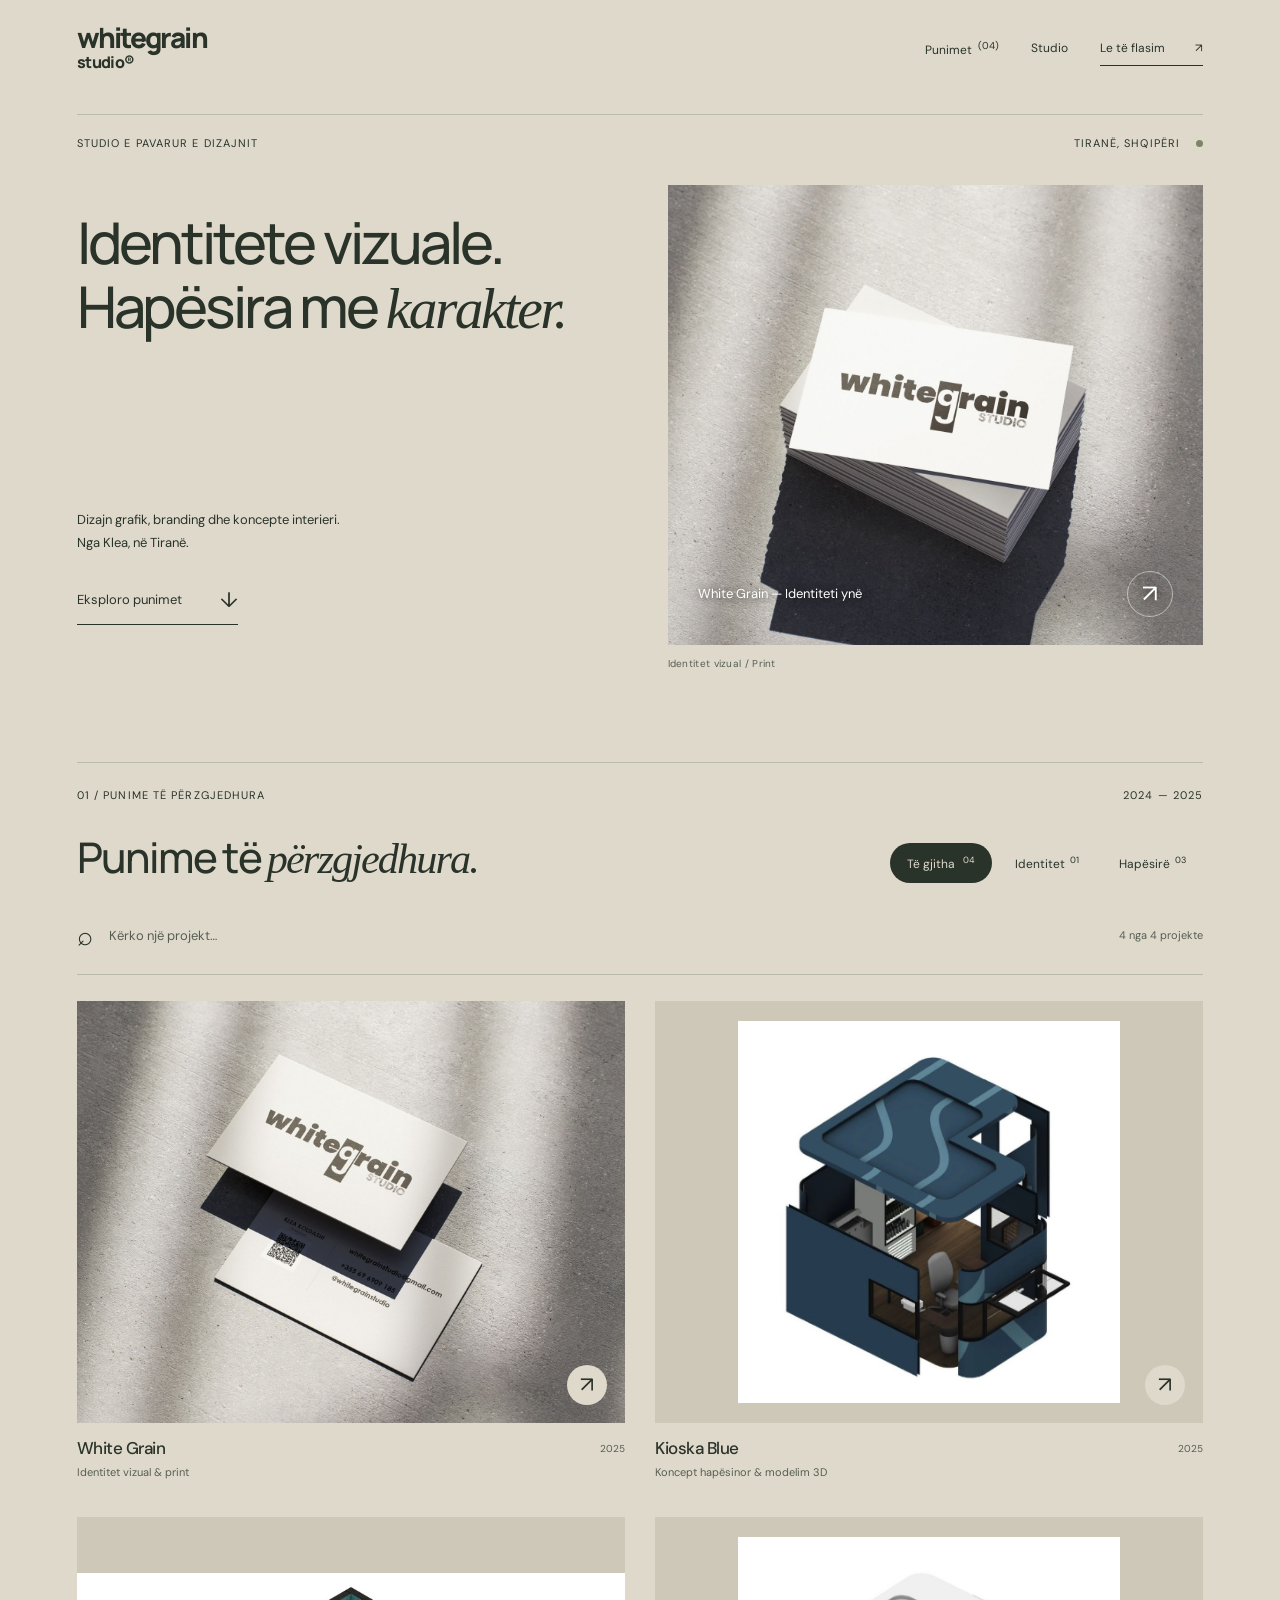
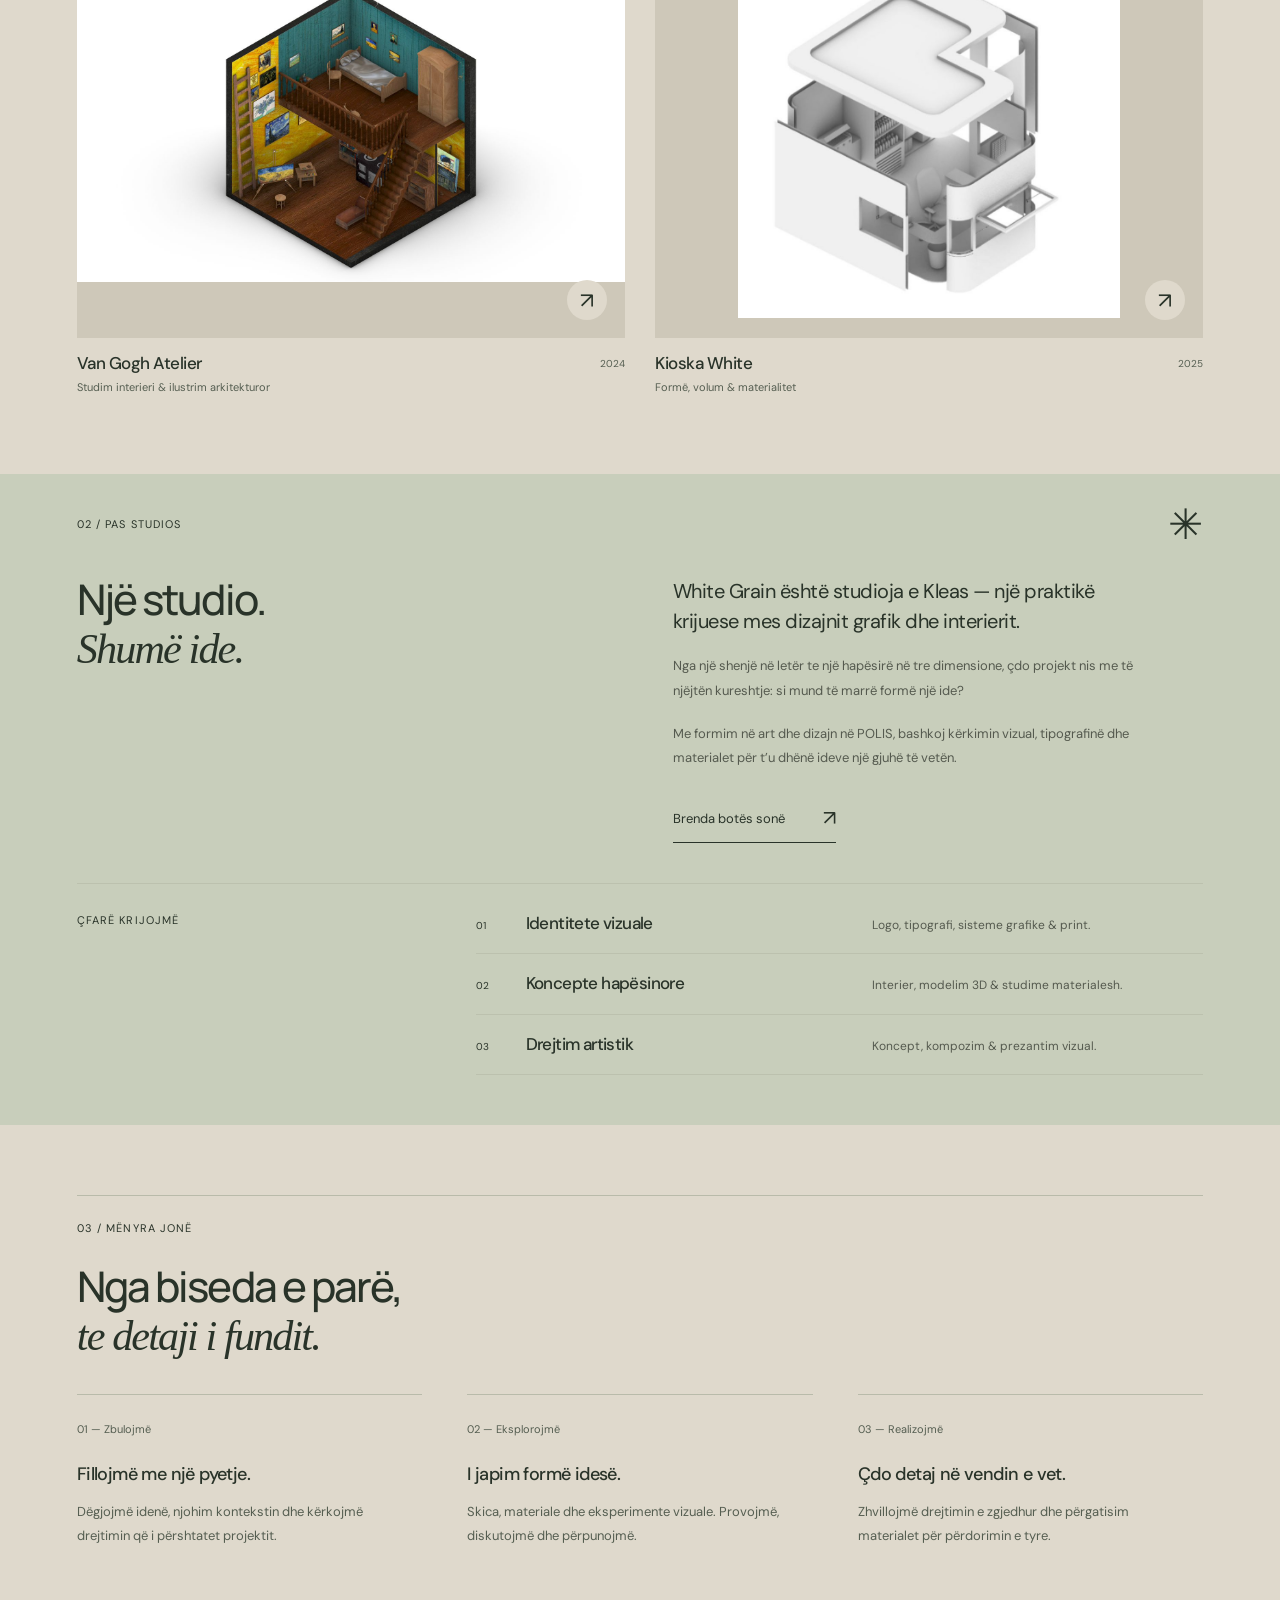
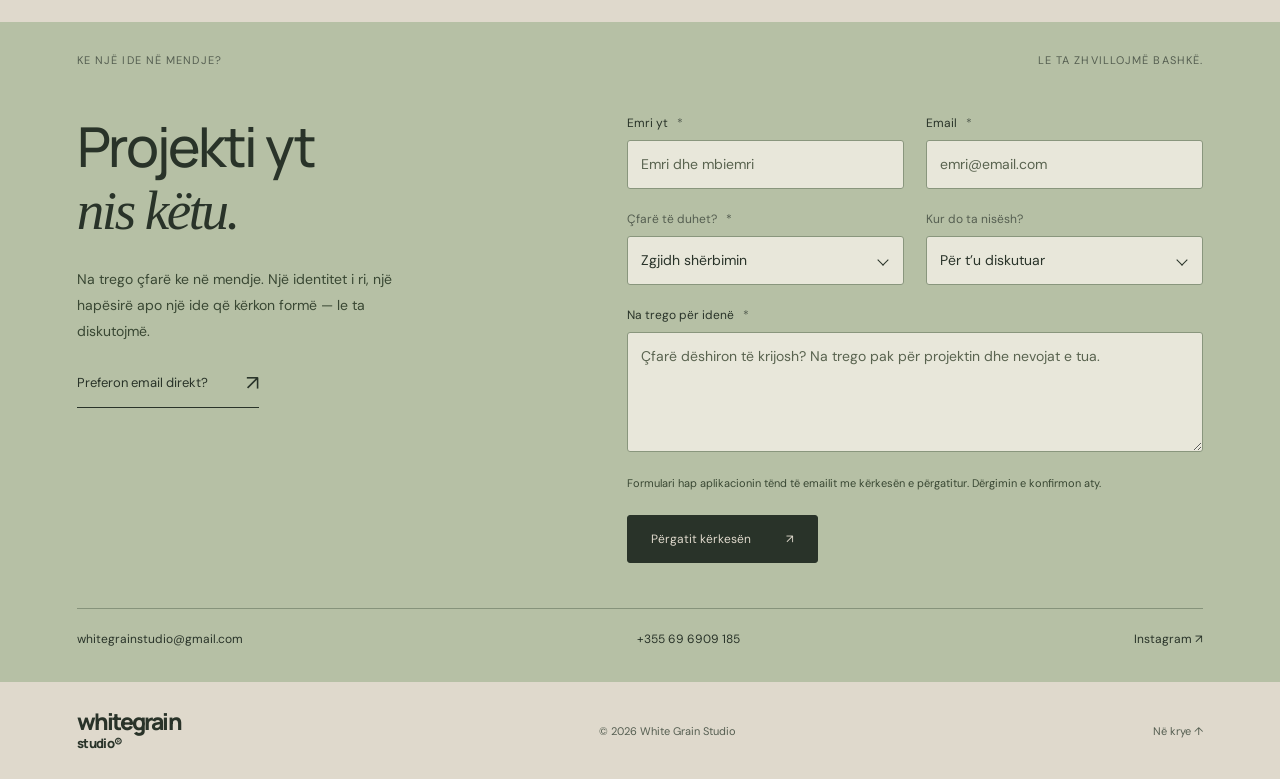
<file: index.html>
<!DOCTYPE html>
<html lang="sq">
<head>
  <meta charset="UTF-8" />
  <meta name="viewport" content="width=device-width, initial-scale=1.0" />
  <meta name="theme-color" content="#f2f0e9" />
  <meta name="description" content="White Grain Studio — studio e pavarur nga Tirana. Identitete vizuale, dizajn grafik dhe koncepte interieri nga Klea." />
  <title>White Grain Studio — Identitet & hapësirë</title>
  <link rel="icon" href="data:image/svg+xml,%3Csvg xmlns='http://www.w3.org/2000/svg' viewBox='0 0 64 64'%3E%3Crect width='64' height='64' rx='32' fill='%232d3229'/%3E%3Ctext x='10' y='45' font-size='44' fill='%23f2f0e9' font-family='Georgia'%3Ew%3C/text%3E%3C/svg%3E" />
  <link rel="preconnect" href="https://fonts.googleapis.com" />
  <link rel="preconnect" href="https://fonts.gstatic.com" crossorigin />
  <link href="https://fonts.googleapis.com/css2?family=DM+Sans:wght@400;500;600&family=Manrope:wght@400;500;600;700;800&display=swap" rel="stylesheet" />
  <link rel="stylesheet" href="styles.css" />
  <script src="config.js" defer></script>
  <script src="script.js" defer></script>
</head>
<body>
  <a class="skip-link" href="#main">Kalo te përmbajtja</a>
  <header class="header" id="home">
    <a href="#home" class="wordmark" aria-label="White Grain Studio — kreu">whitegrain<span>studio®</span></a>
    <nav aria-label="Navigimi kryesor">
      <a href="#portfolio">Punimet <span class="nav-count">(04)</span></a>
      <a href="#studio">Studio</a>
      <a href="#contact" class="nav-contact">Le të flasim <span aria-hidden="true">↗</span></a>
    </nav>
  </header>
  <main id="main">
    <section class="hero" aria-labelledby="hero-title">
      <div class="hero-top"><p class="label">Studio e pavarur e dizajnit</p><p class="label">Tiranë, Shqipëri <span class="dot"></span></p></div>
      <h1 id="hero-title">Identitete vizuale.<br>Hapësira me <em>karakter.</em></h1>
      <div class="hero-bottom"><p>Dizajn grafik, branding dhe koncepte interieri.<br>Nga Klea, në Tiranë.</p><a href="#portfolio" class="text-link">Eksploro punimet <span aria-hidden="true">↓</span></a></div>
      <a class="hero-image" href="#portfolio" aria-label="Eksploro identitetin e White Grain Studio">
        <img src="assets/business-card-stack.jpg" alt="Kartëvizita White Grain në letër të bardhë, nën dritë natyrale" width="1600" height="1200" fetchpriority="high" />
        <span class="image-label"><span>White Grain — Identiteti ynë</span><span class="round-arrow" aria-hidden="true">↗</span></span>
      </a>
      <div class="image-caption"><span>Identitet vizual / Print</span><span>Një ide. Shumë mënyra për ta ndier.</span></div>
    </section>
    <section class="portfolio section" id="portfolio" aria-labelledby="work-title">
      <div class="section-top"><p class="label">01 / Punime të përzgjedhura</p><span class="label" id="portfolio-years">2024 — 2025</span></div>
      <div class="work-heading"><h2 id="work-title">Punime të <em>përzgjedhura.</em></h2><div class="filters" role="group" aria-label="Filtro punimet"><button type="button" class="active" data-filter="all" aria-pressed="true">Të gjitha <sup>04</sup></button><button type="button" data-filter="identity" aria-pressed="false">Identitet</button><button type="button" data-filter="space" aria-pressed="false">Hapësirë</button></div></div>
      <div class="portfolio-toolbar"><label class="search-field" for="project-search"><span aria-hidden="true">⌕</span><input id="project-search" type="search" placeholder="Kërko një projekt…" aria-label="Kërko sipas emrit, shërbimit ose vitit" /></label><span id="project-count"></span></div>
      <p class="sr-only" id="filter-status" role="status"></p>
      <div class="project-grid"></div>
      <p id="no-projects" class="empty-projects" hidden>Nuk u gjet asnjë projekt. Provo një emër tjetër ose ndrysho kategorinë.</p>
      <div class="portfolio-more"><button id="load-more" class="solid-button" type="button" hidden>Shfaq më shumë <span aria-hidden="true">↓</span></button></div>
      <noscript><p>Aktivizo JavaScript për filtrat dhe galeritë e projekteve.</p></noscript>
    </section>
    <section class="studio section" id="studio" aria-labelledby="studio-title">
      <div class="section-top"><p class="label">02 / Pas studios</p><span class="studio-symbol" aria-hidden="true">✳</span></div>
      <div class="studio-layout"><h2 id="studio-title">Një studio.<br><em>Shumë ide.</em></h2><div class="studio-copy"><p class="intro">White Grain është studioja e Kleas — një praktikë krijuese mes dizajnit grafik dhe interierit.</p><p>Nga një shenjë në letër te një hapësirë në tre dimensione, çdo projekt nis me të njëjtën kureshtje: si mund të marrë formë një ide?</p><p>Me formim në art dhe dizajn në POLIS, bashkoj kërkimin vizual, tipografinë dhe materialet për t’u dhënë ideve një gjuhë të vetën.</p><a class="text-link" href="https://instagram.com/whitegrainstudio" target="_blank" rel="noopener noreferrer">Brenda botës sonë <span aria-hidden="true">↗</span></a></div></div>
      <div class="services"><p class="label">Çfarë krijojmë</p><div><div class="service"><span>01</span><h3>Identitete vizuale</h3><p>Logo, tipografi, sisteme grafike & print.</p></div><div class="service"><span>02</span><h3>Koncepte hapësinore</h3><p>Interier, modelim 3D & studime materialesh.</p></div><div class="service"><span>03</span><h3>Drejtim artistik</h3><p>Koncept, kompozim & prezantim vizual.</p></div></div></div>
    </section>
    <section class="process section" aria-labelledby="process-title"><p class="label">03 / Mënyra jonë</p><h2 id="process-title">Nga biseda e parë,<br><em>te detaji i fundit.</em></h2><ol><li><span>01 — Zbulojmë</span><h3>Fillojmë me një pyetje.</h3><p>Dëgjojmë idenë, njohim kontekstin dhe kërkojmë drejtimin që i përshtatet projektit.</p></li><li><span>02 — Eksplorojmë</span><h3>I japim formë idesë.</h3><p>Skica, materiale dhe eksperimente vizuale. Provojmë, diskutojmë dhe përpunojmë.</p></li><li><span>03 — Realizojmë</span><h3>Çdo detaj në vendin e vet.</h3><p>Zhvillojmë drejtimin e zgjedhur dhe përgatisim materialet për përdorimin e tyre.</p></li></ol></section>
    <section class="contact" id="contact" aria-labelledby="contact-title"><div class="section-top"><p class="label">Ke një ide në mendje?</p><span class="label">Le ta zhvillojmë bashkë.</span></div><div class="request-layout"><div class="request-intro"><h2 id="contact-title">Projekti yt<br><em>nis këtu.</em></h2><p>Na trego çfarë ke në mendje. Një identitet i ri, një hapësirë apo një ide që kërkon formë — le ta diskutojmë.</p><a class="text-link" href="mailto:whitegrainstudio@gmail.com">Preferon email direkt? <span aria-hidden="true">↗</span></a></div>
      <form id="request-form" class="request-form">
        <label class="honeypot" aria-hidden="true">Website<input name="website" tabindex="-1" autocomplete="off" /></label>
        <div class="form-row"><label for="request-name">Emri yt <span aria-hidden="true">*</span><input id="request-name" name="name" autocomplete="name" required maxlength="100" placeholder="Emri dhe mbiemri" pattern=".*\S.*" /></label><label for="request-email">Email <span aria-hidden="true">*</span><input id="request-email" name="email" type="email" autocomplete="email" required maxlength="160" placeholder="emri@email.com" /></label></div>
        <div class="form-row"><label for="request-service">Çfarë të duhet? <span aria-hidden="true">*</span><select id="request-service" name="service" required><option value="" disabled selected>Zgjidh shërbimin</option><option>Identitet vizual & branding</option><option>Dizajn grafik & print</option><option>Koncept interieri & modelim 3D</option><option>Drejtim artistik</option><option>Diçka tjetër</option></select></label><label for="request-timeline">Kur do ta nisësh?<select id="request-timeline" name="timeline"><option value="">Për t’u diskutuar</option>Sa më shpejt</option>Brenda 1–3 muajsh</option>Më vonë</option></select></label></div>
        <label for="request-message">Na trego për idenë <span aria-hidden="true">*</span><textarea id="request-message" name="message" rows="4" required minlength="20" maxlength="1800" placeholder="Çfarë dëshiron të krijosh? Na trego pak për projektin dhe nevojat e tua."></textarea></label>
        <p class="form-note" id="request-note">Formulari hap aplikacionin tënd të emailit me kërkesën e përgatitur. Dërgimin e konfirmon aty.</p>
        <button class="solid-button" type="submit" aria-describedby="request-note">Përgatit kërkesën <span aria-hidden="true">↗</span></button>
        <p id="request-status" role="status" class="form-note"></p><a id="email-fallback" class="text-link" hidden>Hap emailin e përgatitur ↗</a>
      </form></div><div class="contact-links"><a href="mailto:whitegrainstudio@gmail.com">whitegrainstudio@gmail.com</a><a href="tel:+355696909185">+355 69 6909 185</a><a href="https://instagram.com/whitegrainstudio" target="_blank" rel="noopener noreferrer">Instagram ↗</a></div></section>
  </main>
  <footer><a class="footer-logo" href="#home">whitegrain<span>studio®</span></a><p>© <span id="year">2026</span> White Grain Studio</p><a href="#home">Në krye ↑</a></footer>
  <dialog id="project-dialog" aria-labelledby="dialog-title"><div class="dialog-bar"><span class="label">Nga arkivi i studios</span><button id="dialog-close" type="button" aria-label="Mbyll projektin">Mbyll <span aria-hidden="true">×</span></button></div><div class="dialog-intro"><p class="label" id="dialog-meta"></p><h2 id="dialog-title"></h2><p id="dialog-description"></p></div><div id="dialog-gallery"></div></dialog>
</body>
</html>
</file>
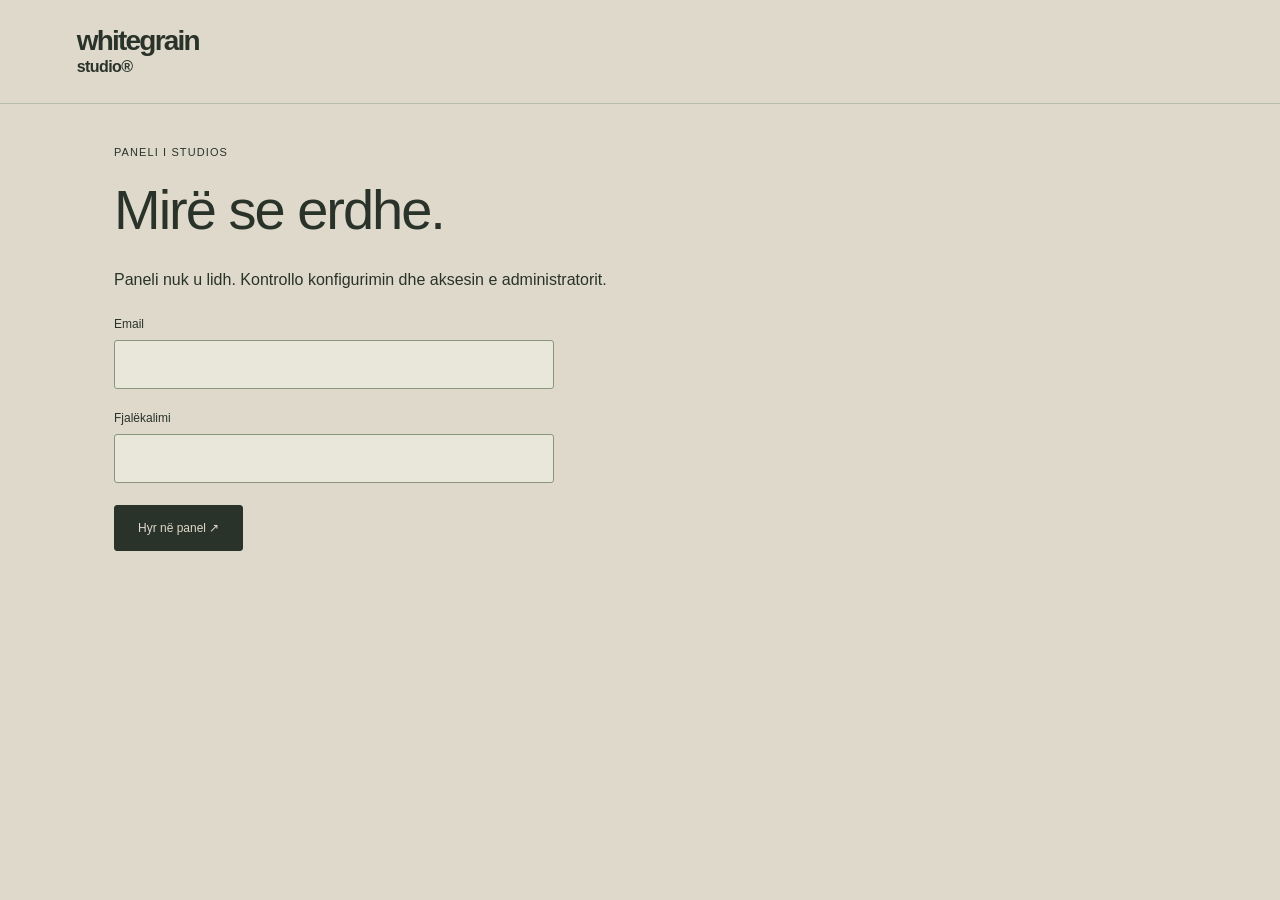
<file: admin.html>
<!DOCTYPE html><html lang="sq"><head><meta charset="utf-8"><meta name="viewport" content="width=device-width,initial-scale=1"><meta name="robots" content="noindex,nofollow"><title>White Grain — Administrimi</title><link rel="stylesheet" href="styles.css"><link rel="stylesheet" href="admin.css"><script src="config.js"></script><script type="module" src="admin.js"></script></head><body class="admin-body">
<header class="admin-header"><a class="wordmark" href="/">whitegrain<span>studio®</span></a><button id="logout" type="button" hidden>Dil nga llogaria</button></header>
<main class="admin-main"><p class="label">Paneli i studios</p><h1>Mirë se erdhe.</h1><p id="admin-status" role="status"></p>
<form id="login" class="request-form login-form"><label>Email<input type="email" name="email" autocomplete="username" required></label><label>Fjalëkalimi<input type="password" name="password" autocomplete="current-password" required></label><button class="solid-button" type="submit">Hyr në panel ↗</button></form>
<div id="dashboard" hidden><nav class="admin-tabs"><button id="projects-tab" aria-pressed="true">Projektet</button><button id="inquiries-tab" aria-pressed="false">Kërkesat</button></nav>
<section id="projects-panel"><div class="admin-section-heading"><h2>Projektet</h2><button id="new-project" class="solid-button">+ Projekt i ri</button></div>
<form id="project-editor" class="request-form" hidden><input type="hidden" name="id"><h3 id="editor-title">Projekt i ri</h3><div class="form-row"><label>Titulli<input name="title" required maxlength="160"></label><label>Kategoria<select name="category"><option value="identity">Identitet</option><option value="space">Hapësirë</option></select></label></div><div class="form-row"><label>Viti<input name="year" type="number" min="1900" max="2200" required></label><label>Renditja (numri më i vogël shfaqet i pari)<input name="sort_order" type="number" value="0" required></label></div><label>Përshkrimi i shkurtër<input name="subtitle" required maxlength="200"></label><label>Përshkrimi i projektit<textarea name="description" rows="4" required maxlength="5000"></textarea></label><label>Fotot e reja (JPG, PNG, WebP, deri 10 MB secila)<input id="project-files" type="file" accept="image/jpeg,image/png,image/webp" multiple></label><p class="form-note">Fotoja e parë është kopertina. Ndrysho rendin ose hiq fotot më poshtë.</p><div id="editor-images"></div><label class="checkbox-label"><input name="published" type="checkbox"> Publiko në portofol</label><div class="editor-actions"><button type="submit" class="solid-button">Ruaj projektin</button><button id="cancel-edit" type="button">Anulo</button></div><p id="editor-status" role="status"></p></form><div id="admin-projects"></div></section>
<section id="inquiries-panel" hidden><h2>Kërkesat e bashkëpunimit</h2><button id="refresh-inquiries" type="button">Rifresko kërkesat</button><div id="admin-inquiries"></div><button id="more-inquiries" type="button" hidden>Shfaq më shumë</button></section></div></main></body></html>
</file>
<file: styles.css>
:root{--paper:#f2f0e9;--ink:#2d3229;--muted:#676b60;--line:#cdcec3;--olive:#e2e4d8;--serif:Georgia,'Times New Roman',serif;--sans:'DM Sans',Arial,sans-serif;--display:'Manrope',Arial,sans-serif;--gutter:clamp(22px,5vw,88px)}
*{box-sizing:border-box}html{scroll-behavior:smooth;scroll-padding-top:30px}body{margin:0;background:var(--paper);color:var(--ink);font-family:var(--sans);-webkit-font-smoothing:antialiased}body.dialog-open{overflow:hidden}::selection{background:#c8ceaf}a{color:inherit;text-decoration:none}button{font:inherit;color:inherit;cursor:pointer}button,a{-webkit-tap-highlight-color:transparent}button:focus-visible,a:focus-visible{outline:2px solid var(--ink);outline-offset:6px}img{display:block;width:100%;height:auto}h1,h2,h3,p{margin:0}h1,h2,h3{font-weight:500}em{font-family:var(--serif);font-weight:400}h2{font-family:var(--display);font-size:clamp(34px,4.3vw,68px);line-height:1.13;letter-spacing:-.055em}.label{font-size:11px;letter-spacing:.1em;text-transform:uppercase;line-height:1.6}.header{margin:0 var(--gutter);height:112px;display:flex;justify-content:space-between;align-items:center;border-bottom:1px solid var(--line)}.wordmark,.footer-logo{font-family:var(--display);font-weight:800;font-size:29px;letter-spacing:-1.8px;line-height:.82}.wordmark span,.footer-logo span{display:block;font-size:16px;letter-spacing:-.6px;margin-top:7px}.header nav{display:flex;gap:38px;align-items:center;font-size:13px}.nav-count{font-size:10px;vertical-align:super;margin-left:3px}.nav-contact{border-bottom:1px solid var(--ink);padding:9px 0}.nav-contact span{margin-left:27px}.hero{padding:30px var(--gutter) 0}.hero-top,.hero-bottom,.section-top,.image-caption{display:flex;justify-content:space-between;align-items:center;gap:20px}.dot{display:inline-block;width:7px;height:7px;border-radius:50%;background:#7c8667;margin-left:12px}.hero h1{font-family:var(--display);font-size:clamp(50px,7.8vw,124px);letter-spacing:-.07em;line-height:1.04;margin:55px 0 36px}.hero h1 em{letter-spacing:-.06em}.hero-bottom{align-items:flex-end;margin-bottom:38px}.hero-bottom p{font-size:14px;line-height:1.7;max-width:360px}.text-link{font-size:13px;border-bottom:1px solid var(--ink);padding:10px 0;display:inline-flex;align-items:center;gap:38px}.text-link span{font-size:21px;transition:transform .2s}.text-link:hover span{transform:translate(3px,3px)}.hero-image{position:relative;display:block;overflow:hidden;background:#c8c6be;height:clamp(340px,43vw,700px)}.hero-image img{height:100%;object-fit:cover;object-position:50% 55%;transition:transform 1s}.hero-image:hover img{transform:scale(1.025)}.image-label{position:absolute;bottom:28px;left:30px;right:30px;display:flex;align-items:center;justify-content:space-between;color:white;font-size:13px;text-shadow:0 1px 8px #0009}.round-arrow{width:46px;height:46px;border:1px solid #ffffff80;border-radius:50%;display:grid;place-items:center;font-size:25px}.image-caption{font-size:10px;color:var(--muted);padding:14px 0;letter-spacing:.03em}.section{margin:110px var(--gutter) 0;padding-top:24px;border-top:1px solid var(--line)}.section-top{margin-bottom:44px}.work-heading{display:flex;justify-content:space-between;align-items:flex-end;gap:30px;margin-bottom:50px}.filters{display:flex;gap:6px;flex-wrap:wrap}.filters button{border:1px solid transparent;background:transparent;border-radius:30px;padding:10px 16px;font-size:12px}.filters button:hover{border-color:var(--line)}.filters button.active{background:var(--ink);color:var(--paper)}.filters sup{margin-left:5px;font-size:9px}.project-grid{display:grid;grid-template-columns:1.2fr 1fr;gap:65px 6vw;align-items:start}.project[hidden]{display:none}.project--offset{margin-top:125px}.project--last{margin-top:100px}.project-image{position:relative;width:100%;padding:0;border:0;overflow:hidden;display:block;background:#e4e3dc;aspect-ratio:1.1}.project-image img{height:100%;object-fit:cover;transition:transform .7s cubic-bezier(.2,.6,.3,1)}.project-image:hover img{transform:scale(1.04)}.project-image--kiosk,.project-image--white{aspect-ratio:1}.project-image--kiosk img,.project-image--white img{object-fit:contain}.project-image--atelier{aspect-ratio:1.24;background:white}.project-image--atelier img{object-fit:contain}.project-open{position:absolute;bottom:18px;right:18px;background:var(--paper);width:40px;height:40px;border-radius:50%;display:grid;place-items:center;font-size:22px;transition:transform .2s}.project-image:hover .project-open{transform:rotate(45deg)}.project-caption{display:flex;justify-content:space-between;gap:14px;margin-top:18px}.project-caption h3{font-size:19px;letter-spacing:-.5px}.project-caption p{font-size:12px;color:var(--muted);margin-top:6px}.project-caption>span{font-size:10px;color:var(--muted);padding-top:5px;white-space:nowrap}.project-grid.is-filtered .project{margin-top:0}.studio{background:var(--olive);margin:120px 0 0;padding:35px var(--gutter) 75px;border:0}.studio-symbol{font-size:65px;line-height:1}.studio-layout{display:grid;grid-template-columns:1.2fr 1fr;gap:6vw}.studio-copy{max-width:480px}.studio-copy p{font-size:14px;line-height:1.9;color:#555a4f;margin-bottom:22px}.studio-copy .intro{font-size:22px;line-height:1.5;letter-spacing:-.5px;color:var(--ink)}.studio-copy .text-link{margin-top:5px}.services{margin-top:75px;border-top:1px solid #bcc1ae;padding-top:28px;display:grid;grid-template-columns:1fr 2fr;gap:35px}.service{display:grid;grid-template-columns:35px 1fr 1fr;align-items:baseline;gap:15px;padding:22px 0;border-bottom:1px solid #bcc1ae}.service:first-child{padding-top:0}.service>span{font-size:10px}.service h3{font-size:19px;letter-spacing:-.6px}.service p{font-size:12px;line-height:1.7;color:#555a4f}.process{margin-top:90px}.process h2{margin:30px 0 55px}.process ol{list-style:none;padding:0;margin:0;display:grid;grid-template-columns:repeat(3,1fr);gap:45px}.process li{border-top:1px solid var(--line);padding-top:22px}.process li>span{font-size:11px;color:var(--muted)}.process h3{margin:32px 0 14px;font-size:20px;letter-spacing:-.6px}.process li p{font-size:14px;line-height:1.8;color:var(--muted);max-width:330px}.contact{background:var(--ink);color:var(--paper);margin-top:110px;padding:38px var(--gutter) 55px}.contact .section-top{color:#c4c8b9}.contact-title{display:flex;align-items:center;justify-content:space-between;gap:20px;padding:25px 0 65px}.contact h2{font-size:clamp(40px,6.4vw,100px)}.contact-title>span{font-size:clamp(60px,10vw,150px);font-weight:400;transition:transform .3s}.contact-title:hover>span{transform:translate(8px,-8px)}.contact-links{display:flex;justify-content:space-between;gap:24px;border-top:1px solid #ffffff35;padding-top:28px;font-size:13px;flex-wrap:wrap}.contact-links a:hover{text-decoration:underline;text-underline-offset:5px}footer{padding:40px var(--gutter);display:flex;align-items:center;justify-content:space-between;gap:20px}footer p,footer>a:last-child{font-size:11px;color:var(--muted)}.footer-logo{font-size:23px}.footer-logo span{font-size:13px}dialog{border:0;background:var(--paper);color:var(--ink);padding:32px;width:min(1100px,94vw);max-height:92dvh;overscroll-behavior:contain}dialog::backdrop{background:#181c16b8;backdrop-filter:blur(8px)}.dialog-bar{display:flex;align-items:center;justify-content:space-between;border-bottom:1px solid var(--line);padding-bottom:20px}.dialog-bar button{border:0;background:none;font-size:12px;padding:10px}.dialog-bar button span{font-size:25px;margin-left:12px;vertical-align:middle}.dialog-intro{padding:40px 0}.dialog-intro h2{margin:12px 0 20px}.dialog-intro>p:last-child{max-width:600px;line-height:1.8;color:var(--muted);font-size:14px}.gallery-image{margin:0 0 30px;background:white}.gallery-image img{max-height:75vh;object-fit:contain}.gallery-image figcaption{padding:14px 16px;font-size:12px;color:var(--muted)}.skip-link{position:fixed;top:10px;left:20px;transform:translateY(-200%);background:var(--ink);color:white;padding:12px;z-index:5}.skip-link:focus{transform:none}.sr-only{position:absolute;width:1px;height:1px;padding:0;margin:-1px;overflow:hidden;clip:rect(0,0,0,0);white-space:nowrap;border:0}
@media(min-width:1700px){body{max-width:1920px;margin:auto}}
@media(max-width:900px){.header nav{gap:22px}.hero h1{margin-top:45px}.work-heading{align-items:flex-start;flex-direction:column}.project-grid{gap:40px 28px}.project--offset{margin-top:80px}.project--last{margin-top:65px}.studio-layout{gap:35px}.services{grid-template-columns:1fr}.service{grid-template-columns:30px 1fr 1fr}.process ol{gap:25px}.contact h2{font-size:7vw}}
@media(max-width:600px){.header{height:90px}.wordmark{font-size:24px}.wordmark span{font-size:13px}.header nav{gap:17px;font-size:11px}.header nav>a:nth-child(2){display:none}.nav-contact span{margin-left:8px}.nav-count{display:none}.hero{padding-top:24px}.hero-top .label{font-size:9px;letter-spacing:.04em}.dot{margin-left:4px;width:5px;height:5px}.hero h1{font-size:clamp(43px,10vw,60px);margin:42px 0 28px}.hero-bottom{align-items:flex-start;gap:25px;flex-direction:column;margin-bottom:25px}.hero-bottom p{font-size:13px}.hero-image{height:350px}.hero-image img{object-position:46% 50%}.image-label{left:18px;right:18px;bottom:18px;font-size:11px}.round-arrow{width:36px;height:36px}.image-caption{font-size:9px;align-items:flex-start}.image-caption span:last-child{max-width:135px;text-align:right}.section{margin-top:65px}.section-top{margin-bottom:30px}.label{font-size:10px}.work-heading{gap:25px;margin-bottom:30px}.filters button{padding:9px 13px}.project-grid{grid-template-columns:1fr;gap:35px}.project--offset,.project--last{margin-top:0}.project-image{aspect-ratio:1.12}.project-image--kiosk,.project-image--white{aspect-ratio:1.1}.project-caption h3{font-size:18px}.studio{margin-top:65px;padding-top:26px;padding-bottom:45px}.studio-symbol{font-size:45px}.studio-layout{grid-template-columns:1fr;gap:30px}.studio-copy .intro{font-size:21px}.services{margin-top:40px;gap:18px}.service{grid-template-columns:22px 1fr;gap:8px 14px}.service p{grid-column:2}.service h3{font-size:18px}.process ol{grid-template-columns:1fr;gap:30px}.process h2{margin-bottom:35px}.process h3{margin:18px 0 10px}.process li p{max-width:none}.contact{margin-top:65px;padding-top:28px;padding-bottom:35px}.contact .section-top{align-items:flex-start}.contact .section-top>.label:last-child{max-width:130px;text-align:right}.contact-title{padding:15px 0 40px;align-items:flex-start}.contact h2{font-size:clamp(31px,7.5vw,46px)}.contact-title>span{font-size:46px}.contact-links{flex-direction:column;gap:18px}footer{flex-wrap:wrap;padding-top:30px;padding-bottom:30px}footer p{order:3;width:100%;padding-top:10px}.dialog-intro h2{font-size:36px}dialog{padding:20px}.dialog-bar>.label{font-size:9px}}
@media(prefers-reduced-motion:reduce){html{scroll-behavior:auto}*,*::before,*::after{transition:none!important;animation:none!important}}

/* A more compact, gallery-led studio direction. */
:root{--paper:#faf9f6;--ink:#242923;--muted:#656a63;--line:#dedfd7;--olive:#eeeee7;--gutter:clamp(22px,6vw,100px)}
.header{height:96px;border-bottom:0}.wordmark{font-size:28px}.header nav{font-size:12px;gap:32px}.hero{padding-top:18px}.hero-top{padding-top:20px;border-top:1px solid var(--line)}.hero h1{font-size:clamp(42px,5.4vw,82px);line-height:1.12;letter-spacing:-.055em;max-width:1050px;margin:38px 0 24px}.hero h1 em{letter-spacing:-.045em}.hero-bottom{margin-bottom:30px}.hero-bottom p{font-size:13px}.hero-image{height:clamp(300px,33vw,520px);max-width:100%;background:#d0cec4}.hero-image img{object-position:50% 57%}.image-caption{padding-top:12px}.section{margin-top:78px}.section-top{margin-bottom:30px}h2{font-size:clamp(30px,3.3vw,50px);letter-spacing:-.045em}.work-heading{margin-bottom:32px}.project-grid{grid-template-columns:1fr 1fr;gap:38px 30px}.project--offset,.project--last{margin-top:0}.project-image{aspect-ratio:1.3}.project-image--kiosk,.project-image--white{aspect-ratio:1.3;background:#fff}.project-image--kiosk img,.project-image--white img{padding:20px}.project-image--atelier{aspect-ratio:1.3}.project-caption{margin-top:14px}.project-caption h3{font-size:17px}.project-caption p{font-size:11px}.studio{margin-top:80px;padding-top:30px;padding-bottom:50px}.studio-symbol{font-size:42px}.studio-layout{grid-template-columns:1fr 1fr;gap:65px}.studio-copy .intro{font-size:20px}.studio-copy p{font-size:13px;margin-bottom:18px}.services{margin-top:40px}.service{padding:18px 0}.service h3{font-size:17px}.process{margin-top:70px}.process h2{margin:25px 0 35px}.process h3{font-size:18px;margin-top:24px}.process li p{font-size:13px}.contact{margin-top:75px;background:#e7e9df;color:var(--ink);padding-top:30px;padding-bottom:35px}.contact .section-top{color:var(--muted)}.contact-title{padding:10px 0 35px}.contact h2{font-size:clamp(34px,4.5vw,68px)}.contact-title>span{font-size:85px}.contact-links{border-top-color:#bfc5b5;font-size:12px;padding-top:22px}footer{padding-top:30px;padding-bottom:30px}
@media(min-width:1000px){.hero{position:relative;display:grid;grid-template-columns:1fr 1fr;column-gap:55px;align-items:start}.hero-top{grid-column:1/-1;margin-bottom:32px}.hero h1{grid-column:1;grid-row:2;font-size:clamp(44px,4.5vw,74px);margin:25px 0 160px}.hero-bottom{grid-column:1;grid-row:2;align-self:end;flex-direction:column;align-items:flex-start;gap:22px;margin:0 0 20px}.hero-image{grid-column:2;grid-row:2;height:460px}.hero-image img{object-position:50% 50%}.image-caption{grid-column:2}.image-caption span:last-child{display:none}}
@media(max-width:900px){.studio-layout{gap:30px}.hero h1{margin-top:30px}.hero-image{height:350px}}
@media(max-width:600px){.header{height:84px}.header nav{gap:16px}.wordmark{font-size:24px}.hero-top{padding-top:16px}.hero h1{font-size:clamp(36px,9vw,52px);margin:30px 0 22px}.hero-bottom{gap:15px;margin-bottom:24px}.hero-image{height:300px}.section{margin-top:50px}.project-grid{grid-template-columns:1fr;gap:30px}.project-image,.project-image--kiosk,.project-image--white,.project-image--atelier{aspect-ratio:1.2}.studio{margin-top:55px}.studio-layout{grid-template-columns:1fr;gap:25px}.services{margin-top:30px}.service h3{font-size:17px}.contact{margin-top:55px}.contact h2{font-size:clamp(31px,7.8vw,43px)}.contact-title>span{font-size:45px}.contact-title{padding-bottom:30px}.process h3{margin-top:18px}}

.portfolio-toolbar{display:flex;justify-content:space-between;align-items:center;gap:20px;margin-bottom:26px;padding-bottom:18px;border-bottom:1px solid var(--line)}.search-field{display:flex;gap:12px;align-items:center;max-width:360px;width:100%}.search-field>span{font-size:27px}.search-field input{font:inherit;font-size:13px;border:0;background:transparent;color:var(--ink);width:100%;padding:12px 4px;min-width:0}.search-field input:focus-visible{outline:1px solid var(--ink);outline-offset:3px}#project-count{font-size:11px;color:var(--muted);white-space:nowrap}.portfolio-more{text-align:center;margin-top:32px}.portfolio-more:has(button[hidden]){display:none}.solid-button{display:inline-flex;gap:35px;align-items:center;justify-content:center;padding:15px 23px;border:1px solid var(--ink);background:var(--ink);color:var(--paper);font-size:12px;border-radius:3px;transition:background .2s}.solid-button:hover{background:#454c3d}.solid-button[hidden],#email-fallback[hidden]{display:none}.empty-projects{padding:45px 0;font-size:14px;color:var(--muted)}.request-layout{display:grid;grid-template-columns:1fr 1.2fr;gap:70px;padding:15px 0 45px}.request-intro>p{max-width:320px;font-size:14px;line-height:1.85;margin:25px 0 14px;color:#555e50}.request-intro h2{font-size:clamp(36px,4.3vw,64px)}.request-form{min-width:0;display:flex;flex-direction:column;gap:22px}.form-row{display:grid;grid-template-columns:1fr 1fr;gap:22px}.request-form label{display:flex;flex-wrap:wrap;gap:9px;font-size:12px;min-width:0}.request-form label>span{color:var(--muted)}.request-form input,.request-form select,.request-form textarea{width:100%;min-width:0;border:1px solid #bdc3b5;background:#ffffff65;color:var(--ink);border-radius:3px;font:inherit;font-size:14px;padding:13px;line-height:1.5}.request-form textarea{resize:vertical;min-height:120px}.request-form :is(input,select,textarea):focus{outline:2px solid #69745e;outline-offset:2px}.request-form .solid-button{align-self:flex-start}.form-note{font-size:11px;line-height:1.8;color:#555e50;max-width:500px}.form-note:empty{display:none}.request-form input::placeholder,.request-form textarea::placeholder{color:#70776a}
@media(max-width:900px){.request-layout{gap:35px;grid-template-columns:1fr 1.3fr}.form-row{grid-template-columns:1fr;gap:20px}}
@media(max-width:600px){.portfolio-toolbar{gap:12px}.search-field{max-width:240px}.request-layout{grid-template-columns:1fr;gap:35px;padding-bottom:35px}.request-intro>p{max-width:none}.form-row{grid-template-columns:1fr}.request-form .solid-button{width:100%}.request-intro h2{font-size:40px}}

/* Warm mineral palette. */
:root{--paper:#dfd9cc;--ink:#293329;--muted:#555e51;--line:#b9bbaa;--olive:#c8cebb}
body{background:var(--paper)}
.hero-image{background:#c2bcad}
.project-image{background:#cec8b9}
.studio{background:#c8cebb}
.contact{background:#b6c0a5}
.request-intro>p,.form-note{color:#394733}
.request-form input,.request-form select,.request-form textarea{background:#e8e7da;border-color:#89967d}
.request-form input::placeholder,.request-form textarea::placeholder{color:#59634f}
.contact-links{border-top-color:#86937b}
.search-field input::placeholder{color:var(--muted)}
.honeypot{position:absolute!important;left:-10000px!important;opacity:0;pointer-events:none}.solid-button:disabled{opacity:.6;cursor:wait}

.form-select{position:relative;width:100%;min-width:0}.request-form .form-select-native{position:absolute;width:1px;height:1px;padding:0;border:0;opacity:0;pointer-events:none;overflow:hidden}.form-select-trigger{width:100%;min-height:49px;padding:13px 40px 13px 13px;border:1px solid #89967d;border-radius:3px;background:#e8e7da;color:var(--ink);text-align:left;font:inherit;font-size:14px;line-height:1.5;position:relative}.form-select-trigger::after{content:'';position:absolute;right:16px;top:19px;width:7px;height:7px;border-right:1.5px solid currentColor;border-bottom:1.5px solid currentColor;transform:rotate(45deg)}.form-select-trigger[aria-expanded=true]::after{transform:rotate(225deg);top:23px}.form-select-trigger:focus-visible{outline:2px solid #69745e;outline-offset:2px}.form-select-trigger[aria-invalid=true]{border-color:#9d4034}.form-select.is-open{z-index:20}.form-select-options{position:absolute;left:0;right:0;top:calc(100% + 5px);max-height:240px;overflow-y:auto;overscroll-behavior:contain;background:#e8e7da;border:1px solid #89967d;border-radius:3px;padding:5px;box-shadow:0 10px 24px #29332920;z-index:21}.form-select-options[hidden]{display:none}.form-select-option{padding:11px 9px;font-size:13px;line-height:1.5;cursor:pointer;overflow-wrap:anywhere;border-radius:2px}.form-select-option:hover,.form-select-option.is-highlighted{background:#cbd2bd}.form-select-option[aria-selected=true]{font-weight:600;background:#d2d8c6}
</file>
<file: admin.css>
[hidden]{display:none!important}.admin-body{min-height:100vh}.admin-header{display:flex;justify-content:space-between;align-items:center;padding:30px var(--gutter);border-bottom:1px solid var(--line)}.admin-main{max-width:1100px;padding:40px 24px 80px;margin:auto}.admin-main h1{font:500 clamp(32px,5vw,56px) var(--display);letter-spacing:-2px;margin:15px 0 24px}.admin-main h2{font-size:28px}.admin-main button:not(.solid-button){border:1px solid var(--line);padding:10px 14px;background:var(--paper);border-radius:3px}.admin-main button:disabled{opacity:.6;cursor:wait}#admin-status{margin-bottom:24px;line-height:1.7}.login-form{max-width:440px}.admin-tabs,.admin-section-heading,.editor-actions{display:flex;gap:15px;align-items:center}.admin-tabs{margin-bottom:35px}.admin-tabs [aria-pressed=true]{background:var(--ink)!important;color:var(--paper)}.admin-section-heading{justify-content:space-between;margin-bottom:30px}#project-editor{padding:25px;border:1px solid var(--line);margin-bottom:30px}#editor-images{display:grid;gap:14px}.editor-image{display:flex;align-items:center;gap:10px;flex-wrap:wrap}.editor-image img{width:90px;height:65px;object-fit:contain;background:white}.editor-image input{flex:1;min-width:140px}.checkbox-label{align-items:center}.checkbox-label input{width:20px;height:20px}.admin-project,.inquiry{border-top:1px solid var(--line);padding:25px 0;display:flex;gap:20px;justify-content:space-between}.admin-project img{width:100px;height:80px;object-fit:contain;background:white}.admin-project .details{flex:1}.admin-project h3,.inquiry h3{font-size:20px;margin-bottom:10px}.admin-project p,.inquiry p,.inquiry a{font-size:13px;line-height:1.7}.inquiry{display:block}.inquiry-message{white-space:pre-wrap;margin:15px 0;overflow-wrap:anywhere}.inquiry select{font:inherit;padding:8px;background:var(--paper);border:1px solid var(--line)}.inquiry a{text-decoration:underline}.admin-project .actions{display:flex;gap:8px;align-items:center}.honeypot{position:absolute!important;left:-10000px!important;opacity:0;pointer-events:none}@media(max-width:600px){.admin-project{flex-wrap:wrap}.admin-project .actions{width:100%}.admin-main .form-row{grid-template-columns:1fr}}
</file>
